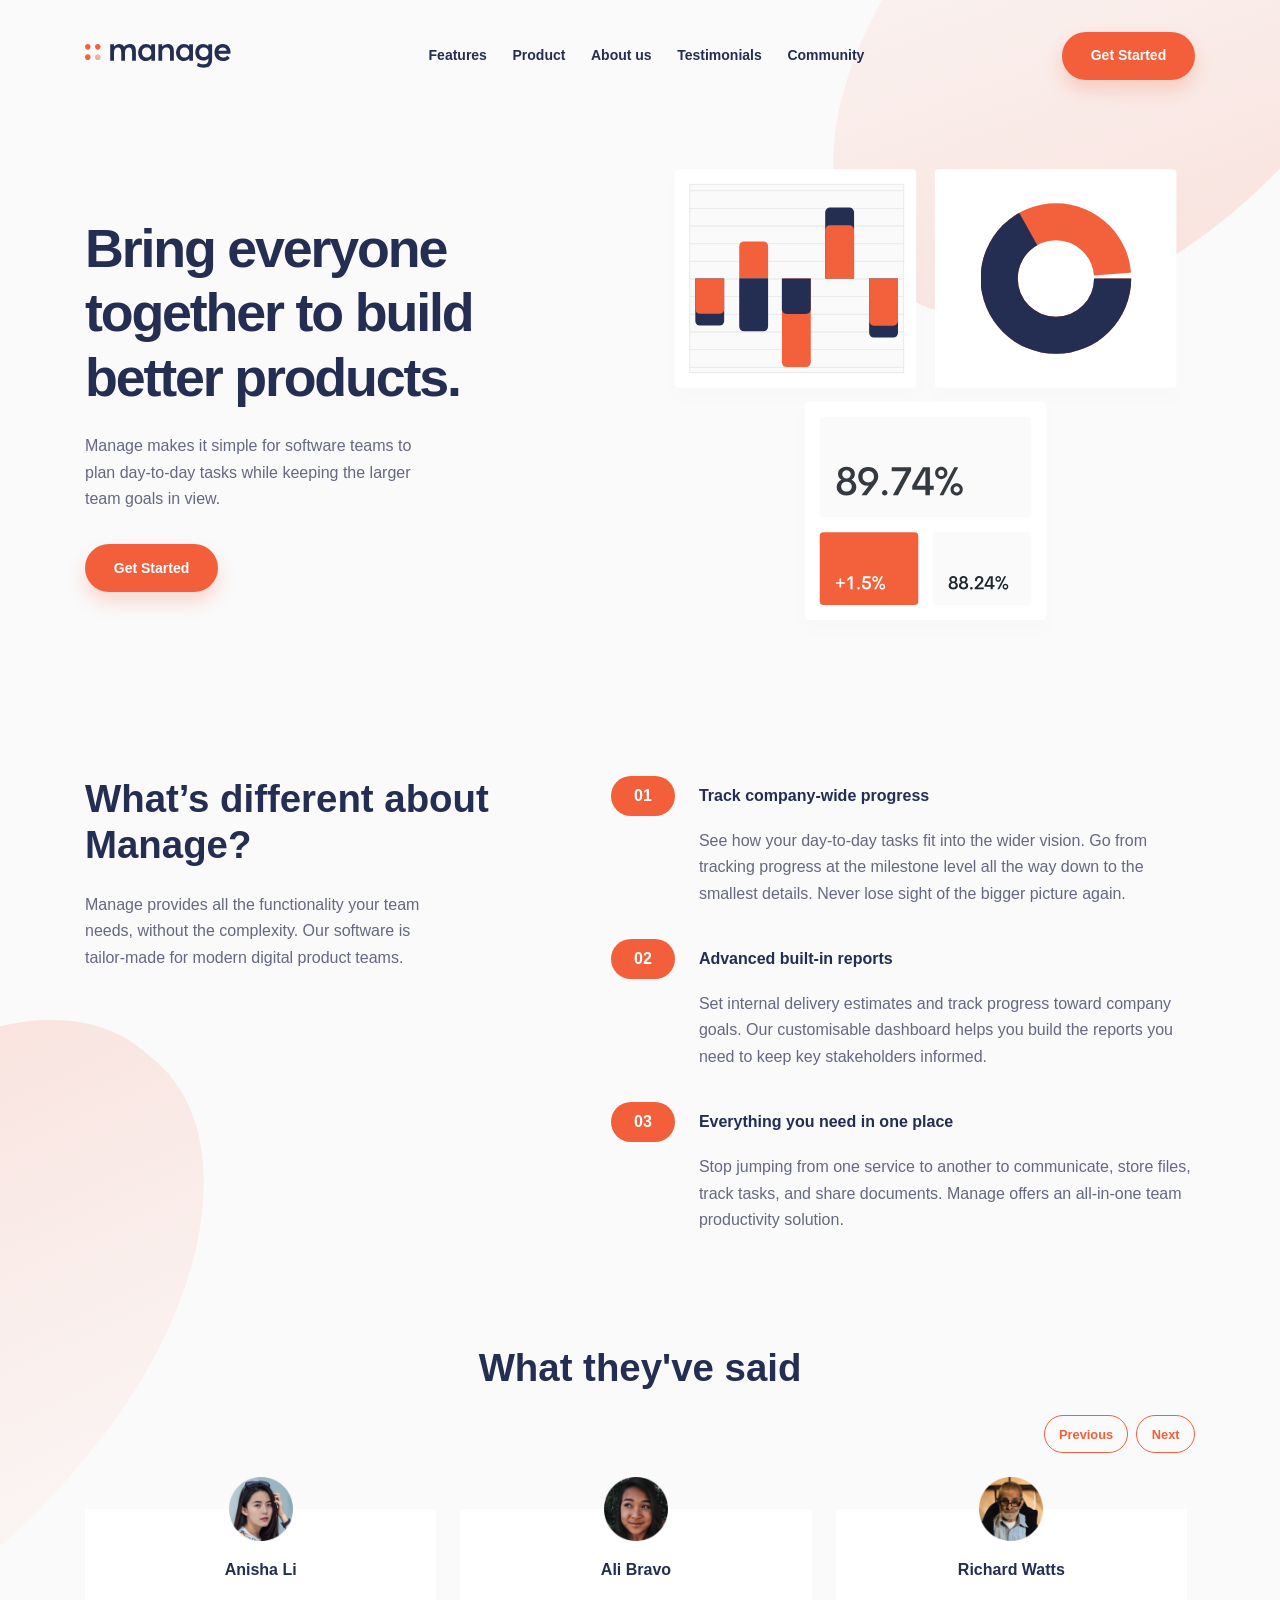
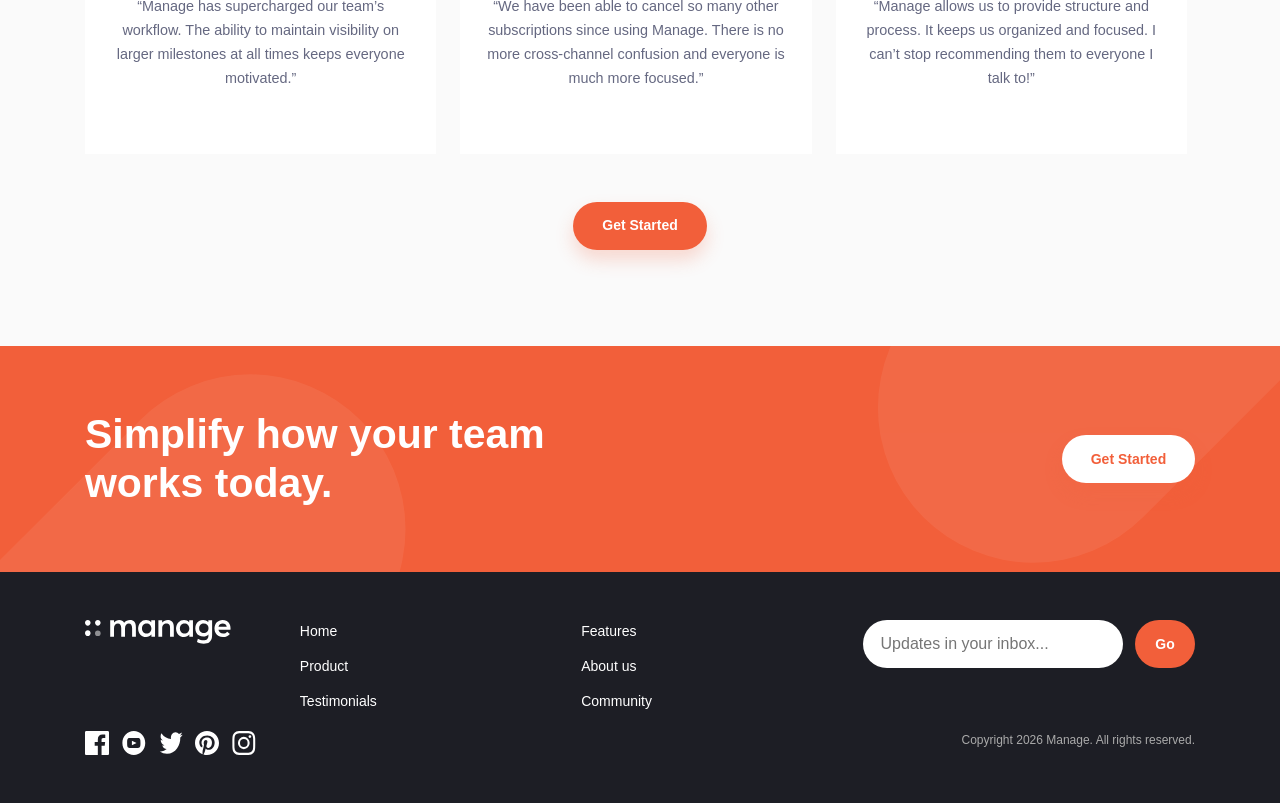
<file: manage-landing-page-master/index.html>
<!DOCTYPE html>
<html lang="en">
<head>
  <meta charset="UTF-8">
  <meta name="viewport" content="width=device-width, initial-scale=1.0">
  <meta name="description" content="Manage makes it simple for software teams to plan everyday tasks and reach their goals.">
  <link rel="icon" type="image/png" sizes="32x32" href="./images/favicon-32x32.png">
  <link rel="stylesheet" href="css/style.css">
  <title>Manage | Build better products together</title>
</head>
<body>
  <div class="background-shape background-shape--top" aria-hidden="true"></div>
  <div class="background-shape background-shape--bottom" aria-hidden="true"></div>

  <header class="site-header" id="top">
    <a class="logo" href="#top" aria-label="Manage home">
      <img src="images/logo.svg" alt="Manage">
    </a>
    <button class="menu-toggle" type="button" aria-expanded="false" aria-controls="primary-navigation" aria-label="Open navigation">
      <img src="images/icon-hamburger.svg" alt="">
    </button>
    <nav class="primary-navigation" id="primary-navigation" aria-label="Main navigation">
      <a href="features.html">Features</a>
      <a href="product.html">Product</a>
      <a href="about.html">About us</a>
      <a href="testimonials.html">Testimonials</a>
      <a href="community.html">Community</a>
    </nav>
    <a class="button button--primary header-cta" href="community.html#community-overview">Get Started</a>
  </header>

  <main>
    <section class="intro section-container" id="product">
      <div class="intro-copy">
        <h1>Bring everyone together to build better products.</h1>
        <p>Manage makes it simple for software teams to plan day-to-day tasks while keeping the larger team goals in view.</p>
        <a class="button button--primary" href="community.html#community-overview">Get Started</a>
      </div>
      <img class="intro-illustration" src="images/illustration-intro.svg" alt="Charts showing a team project coming together">
    </section>

    <section class="features section-container" id="features">
      <div class="features-intro" id="about">
        <h2>What’s different about Manage?</h2>
        <p>Manage provides all the functionality your team needs, without the complexity. Our software is tailor-made for modern digital product teams.</p>
      </div>
      <ol class="feature-list">
        <li class="feature">
          <h3><span class="feature-number">01</span>Track company-wide progress</h3>
          <p>See how your day-to-day tasks fit into the wider vision. Go from tracking progress at the milestone level all the way down to the smallest details. Never lose sight of the bigger picture again.</p>
        </li>
        <li class="feature">
          <h3><span class="feature-number">02</span>Advanced built-in reports</h3>
          <p>Set internal delivery estimates and track progress toward company goals. Our customisable dashboard helps you build the reports you need to keep key stakeholders informed.</p>
        </li>
        <li class="feature">
          <h3><span class="feature-number">03</span>Everything you need in one place</h3>
          <p>Stop jumping from one service to another to communicate, store files, track tasks, and share documents. Manage offers an all-in-one team productivity solution.</p>
        </li>
      </ol>
    </section>

    <section class="testimonials" id="testimonials" aria-labelledby="testimonials-title">
      <h2 id="testimonials-title">What they've said</h2>
      <div class="testimonial-controls">
        <button class="slider-control" type="button" data-direction="-1" aria-label="Previous testimonials">Previous</button>
        <button class="slider-control" type="button" data-direction="1" aria-label="Next testimonials">Next</button>
      </div>
      <div class="testimonial-list" tabindex="0" aria-label="Customer testimonials">
        <article class="testimonial-card">
          <img src="images/avatar-anisha.png" alt="" class="testimonial-avatar">
          <h3>Anisha Li</h3>
          <p>“Manage has supercharged our team’s workflow. The ability to maintain visibility on larger milestones at all times keeps everyone motivated.”</p>
        </article>
        <article class="testimonial-card">
          <img src="images/avatar-ali.png" alt="" class="testimonial-avatar">
          <h3>Ali Bravo</h3>
          <p>“We have been able to cancel so many other subscriptions since using Manage. There is no more cross-channel confusion and everyone is much more focused.”</p>
        </article>
        <article class="testimonial-card">
          <img src="images/avatar-richard.png" alt="" class="testimonial-avatar">
          <h3>Richard Watts</h3>
          <p>“Manage allows us to provide structure and process. It keeps us organized and focused. I can’t stop recommending them to everyone I talk to!”</p>
        </article>
        <article class="testimonial-card">
          <img src="images/avatar-shanai.png" alt="" class="testimonial-avatar">
          <h3>Shanai Gough</h3>
          <p>“Their software allows us to track, manage and collaborate on our projects from anywhere. It keeps the whole team in-sync without being intrusive.”</p>
        </article>
      </div>
      <a class="button button--primary" href="community.html#community-overview">Get Started</a>
    </section>
  </main>

  <footer class="site-footer">
    <div class="footer-banner">
      <h2>Simplify how your team works today.</h2>
      <a class="button button--light" href="community.html#community-overview">Get Started</a>
    </div>
    <div class="footer-content" id="newsletter">
      <a class="footer-logo" href="#top" aria-label="Manage home">
        <img src="images/logo.svg" alt="Manage">
      </a>
      <nav class="social-links" aria-label="Social media">
        <a href="https://www.facebook.com/" aria-label="Facebook" target="_blank" rel="noopener noreferrer"><img src="images/icon-facebook.svg" alt=""></a>
        <a href="https://www.youtube.com/" aria-label="YouTube" target="_blank" rel="noopener noreferrer"><img src="images/icon-youtube.svg" alt=""></a>
        <a href="https://www.twitter.com/" aria-label="X (Twitter)" target="_blank" rel="noopener noreferrer"><img src="images/icon-twitter.svg" alt=""></a>
        <a href="https://www.pinterest.com/" aria-label="Pinterest" target="_blank" rel="noopener noreferrer"><img src="images/icon-pinterest.svg" alt=""></a>
        <a href="https://www.instagram.com/" aria-label="Instagram" target="_blank" rel="noopener noreferrer"><img src="images/icon-instagram.svg" alt=""></a>
      </nav>
      <nav class="footer-navigation" aria-label="Footer navigation">
        <a href="index.html#top">Home</a>
        <a href="features.html">Features</a>
        <a href="product.html">Product</a>
        <a href="about.html">About us</a>
        <a href="testimonials.html">Testimonials</a>
        <a href="community.html">Community</a>
      </nav>
      <form class="newsletter-form" id="newsletter-form">
        <label class="visually-hidden" for="newsletter-email">Email address</label>
        <input id="newsletter-email" name="email" type="email" placeholder="Updates in your inbox..." autocomplete="email" required>
        <button class="button button--primary newsletter-submit" type="submit">Go</button>
        <p class="form-message" id="form-message" aria-live="polite"></p>
      </form>
      <p class="copyright">Copyright <span id="current-year">2026</span> Manage. All rights reserved.</p>
    </div>
  </footer>

  <script src="JS/script.js" defer></script>
</body>
</html>
</file>
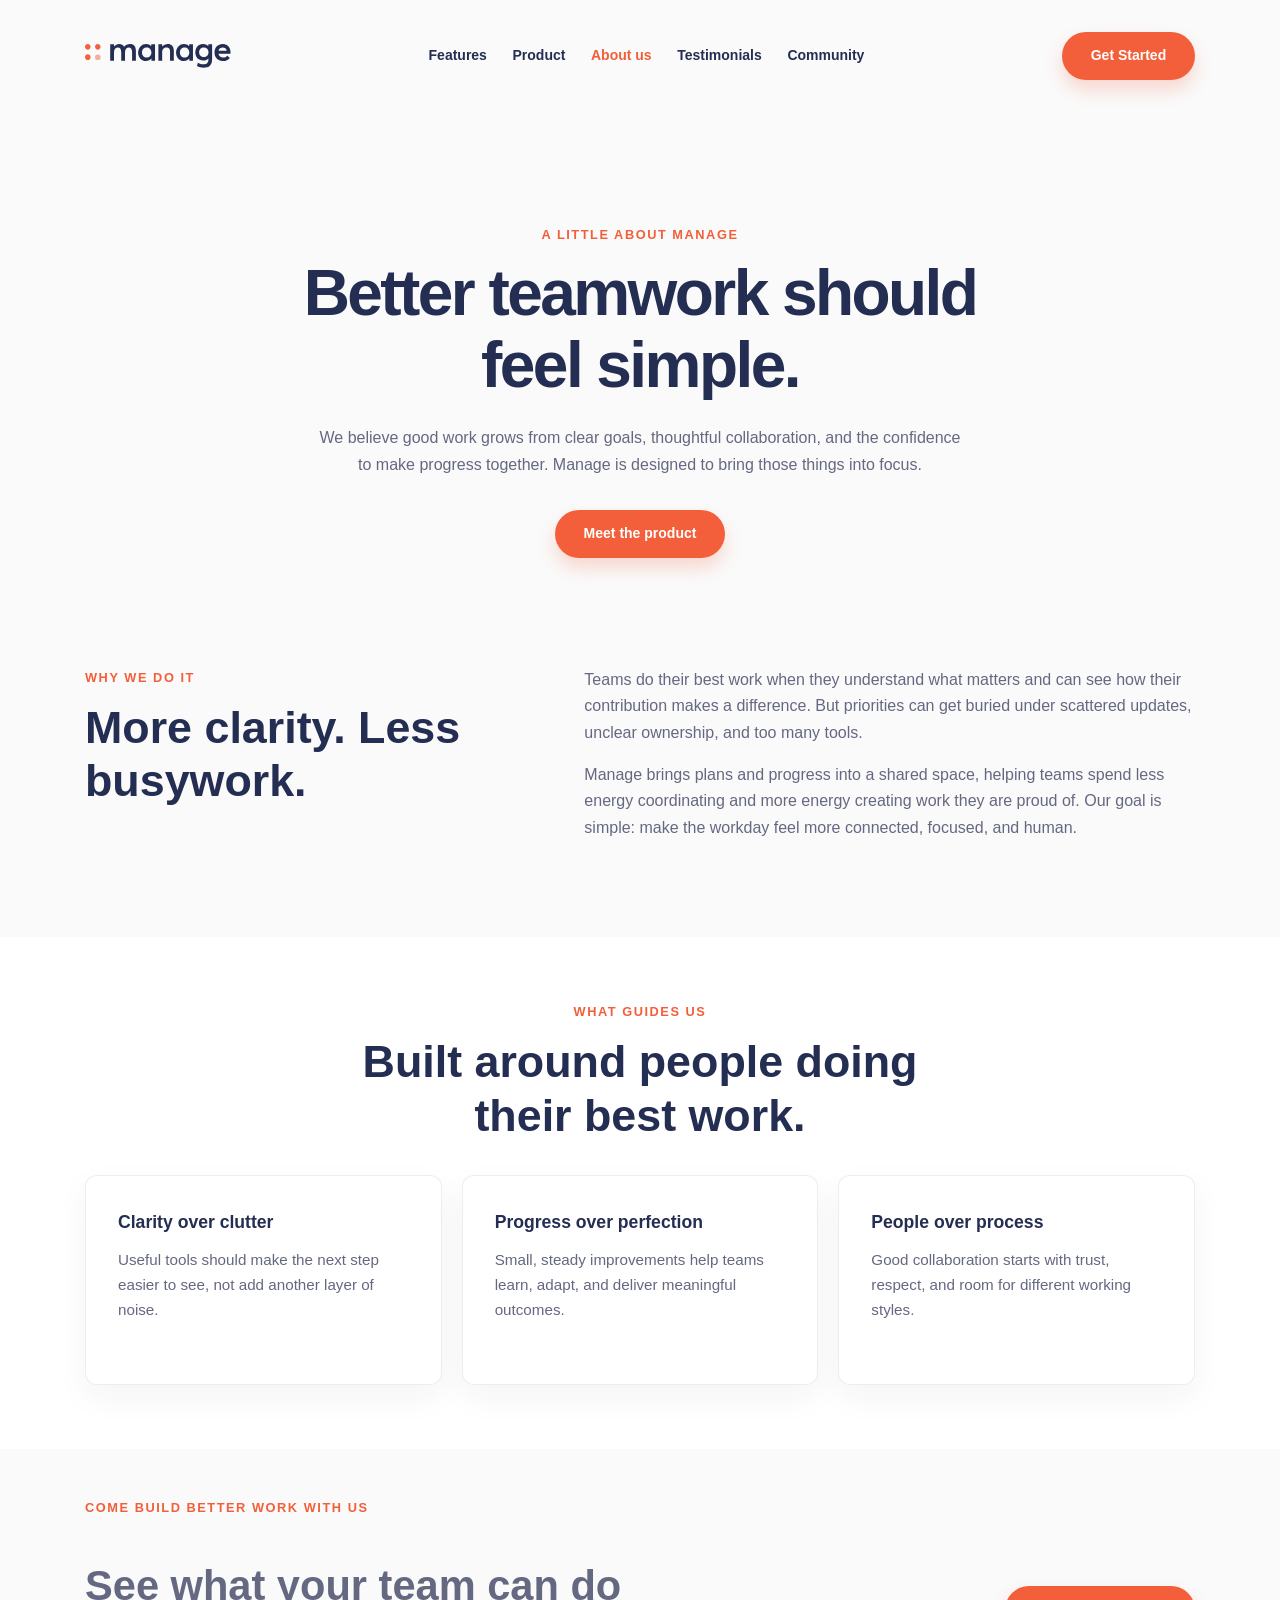
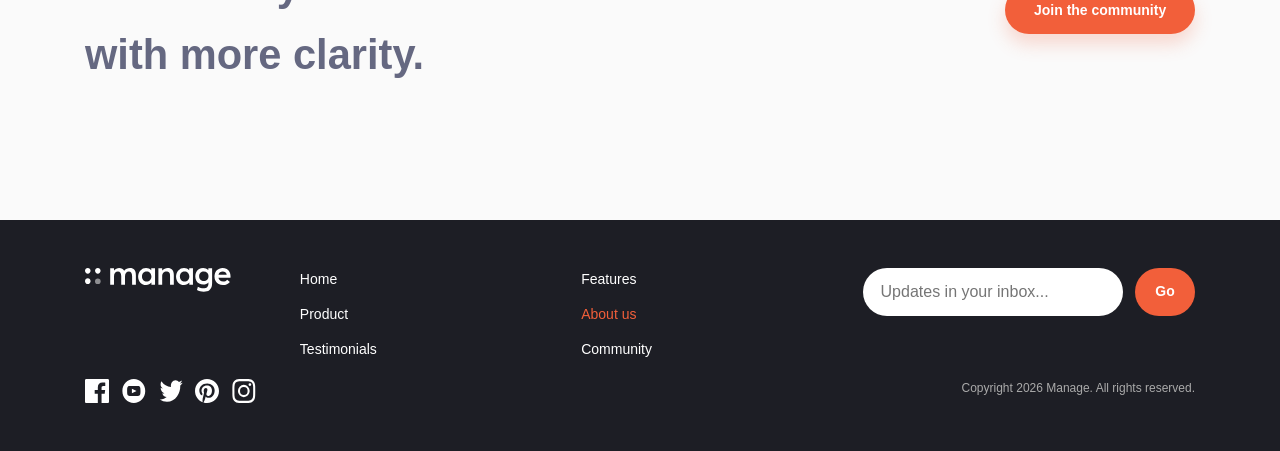
<file: manage-landing-page-master/about.html>
<!DOCTYPE html>
<html lang="en">
<head>
  <meta charset="UTF-8">
  <meta name="viewport" content="width=device-width, initial-scale=1.0">
  <meta name="description" content="Learn about Manage, our approach to better teamwork, and the people behind the product.">
  <link rel="icon" type="image/png" sizes="32x32" href="./images/favicon-32x32.png">
  <link rel="stylesheet" href="css/style.css">
  <title>About us | Manage</title>
</head>
<body>
  <header class="site-header" id="top">
    <a class="logo" href="index.html" aria-label="Manage home"><img src="images/logo.svg" alt="Manage"></a>
    <button class="menu-toggle" type="button" aria-expanded="false" aria-controls="primary-navigation" aria-label="Open navigation"><img src="images/icon-hamburger.svg" alt=""></button>
    <nav class="primary-navigation" id="primary-navigation" aria-label="Main navigation">
      <a href="features.html">Features</a><a href="product.html">Product</a><a href="about.html" aria-current="page">About us</a><a href="testimonials.html">Testimonials</a><a href="community.html">Community</a>
    </nav>
    <a class="button button--primary header-cta" href="community.html#community-overview">Get Started</a>
  </header>
  <main>
    <section class="page-hero section-container">
      <p class="eyebrow">A little about Manage</p>
      <h1>Better teamwork should feel simple.</h1>
      <p>We believe good work grows from clear goals, thoughtful collaboration, and the confidence to make progress together. Manage is designed to bring those things into focus.</p>
      <a class="button button--primary" href="product.html">Meet the product</a>
    </section>
    <section class="page-section section-container about-story">
      <div class="section-heading"><p class="eyebrow">Why we do it</p><h2>More clarity. Less busywork.</h2></div>
      <div class="story-copy"><p>Teams do their best work when they understand what matters and can see how their contribution makes a difference. But priorities can get buried under scattered updates, unclear ownership, and too many tools.</p><p>Manage brings plans and progress into a shared space, helping teams spend less energy coordinating and more energy creating work they are proud of. Our goal is simple: make the workday feel more connected, focused, and human.</p></div>
    </section>
    <section class="values-section">
      <div class="section-container"><div class="section-heading"><p class="eyebrow">What guides us</p><h2>Built around people doing their best work.</h2></div>
        <div class="info-grid info-grid--three">
          <article class="info-card"><h3>Clarity over clutter</h3><p>Useful tools should make the next step easier to see, not add another layer of noise.</p></article>
          <article class="info-card"><h3>Progress over perfection</h3><p>Small, steady improvements help teams learn, adapt, and deliver meaningful outcomes.</p></article>
          <article class="info-card"><h3>People over process</h3><p>Good collaboration starts with trust, respect, and room for different working styles.</p></article>
        </div>
      </div>
    </section>
    <section class="page-section section-container"><div class="page-callout-inner page-callout-inner--plain"><div><p class="eyebrow">Come build better work with us</p><h2>See what your team can do with more clarity.</h2></div><a class="button button--primary" href="community.html#community-overview">Join the community</a></div></section>
  </main>
  <footer class="site-footer">
    <div class="footer-content">
      <a class="footer-logo" href="index.html#top" aria-label="Manage home"><img src="images/logo.svg" alt="Manage"></a>
      <nav class="social-links" aria-label="Social media"><a href="https://www.facebook.com/" aria-label="Facebook" target="_blank" rel="noopener noreferrer"><img src="images/icon-facebook.svg" alt=""></a><a href="https://www.youtube.com/" aria-label="YouTube" target="_blank" rel="noopener noreferrer"><img src="images/icon-youtube.svg" alt=""></a><a href="https://www.twitter.com/" aria-label="X (Twitter)" target="_blank" rel="noopener noreferrer"><img src="images/icon-twitter.svg" alt=""></a><a href="https://www.pinterest.com/" aria-label="Pinterest" target="_blank" rel="noopener noreferrer"><img src="images/icon-pinterest.svg" alt=""></a><a href="https://www.instagram.com/" aria-label="Instagram" target="_blank" rel="noopener noreferrer"><img src="images/icon-instagram.svg" alt=""></a></nav>
      <nav class="footer-navigation" aria-label="Footer navigation"><a href="index.html#top">Home</a><a href="features.html">Features</a><a href="product.html">Product</a><a href="about.html" aria-current="page">About us</a><a href="testimonials.html">Testimonials</a><a href="community.html">Community</a></nav>
      <form class="newsletter-form" id="newsletter-form">
        <label class="visually-hidden" for="newsletter-email">Email address</label><input id="newsletter-email" name="email" type="email" placeholder="Updates in your inbox..." autocomplete="email" required><button class="button button--primary newsletter-submit" type="submit">Go</button><p class="form-message" id="form-message" aria-live="polite"></p>
      </form>
      <p class="copyright">Copyright <span id="current-year">2026</span> Manage. All rights reserved.</p>
    </div>
  </footer>
  <script src="JS/script.js" defer></script>
</body>
</html>
</file>
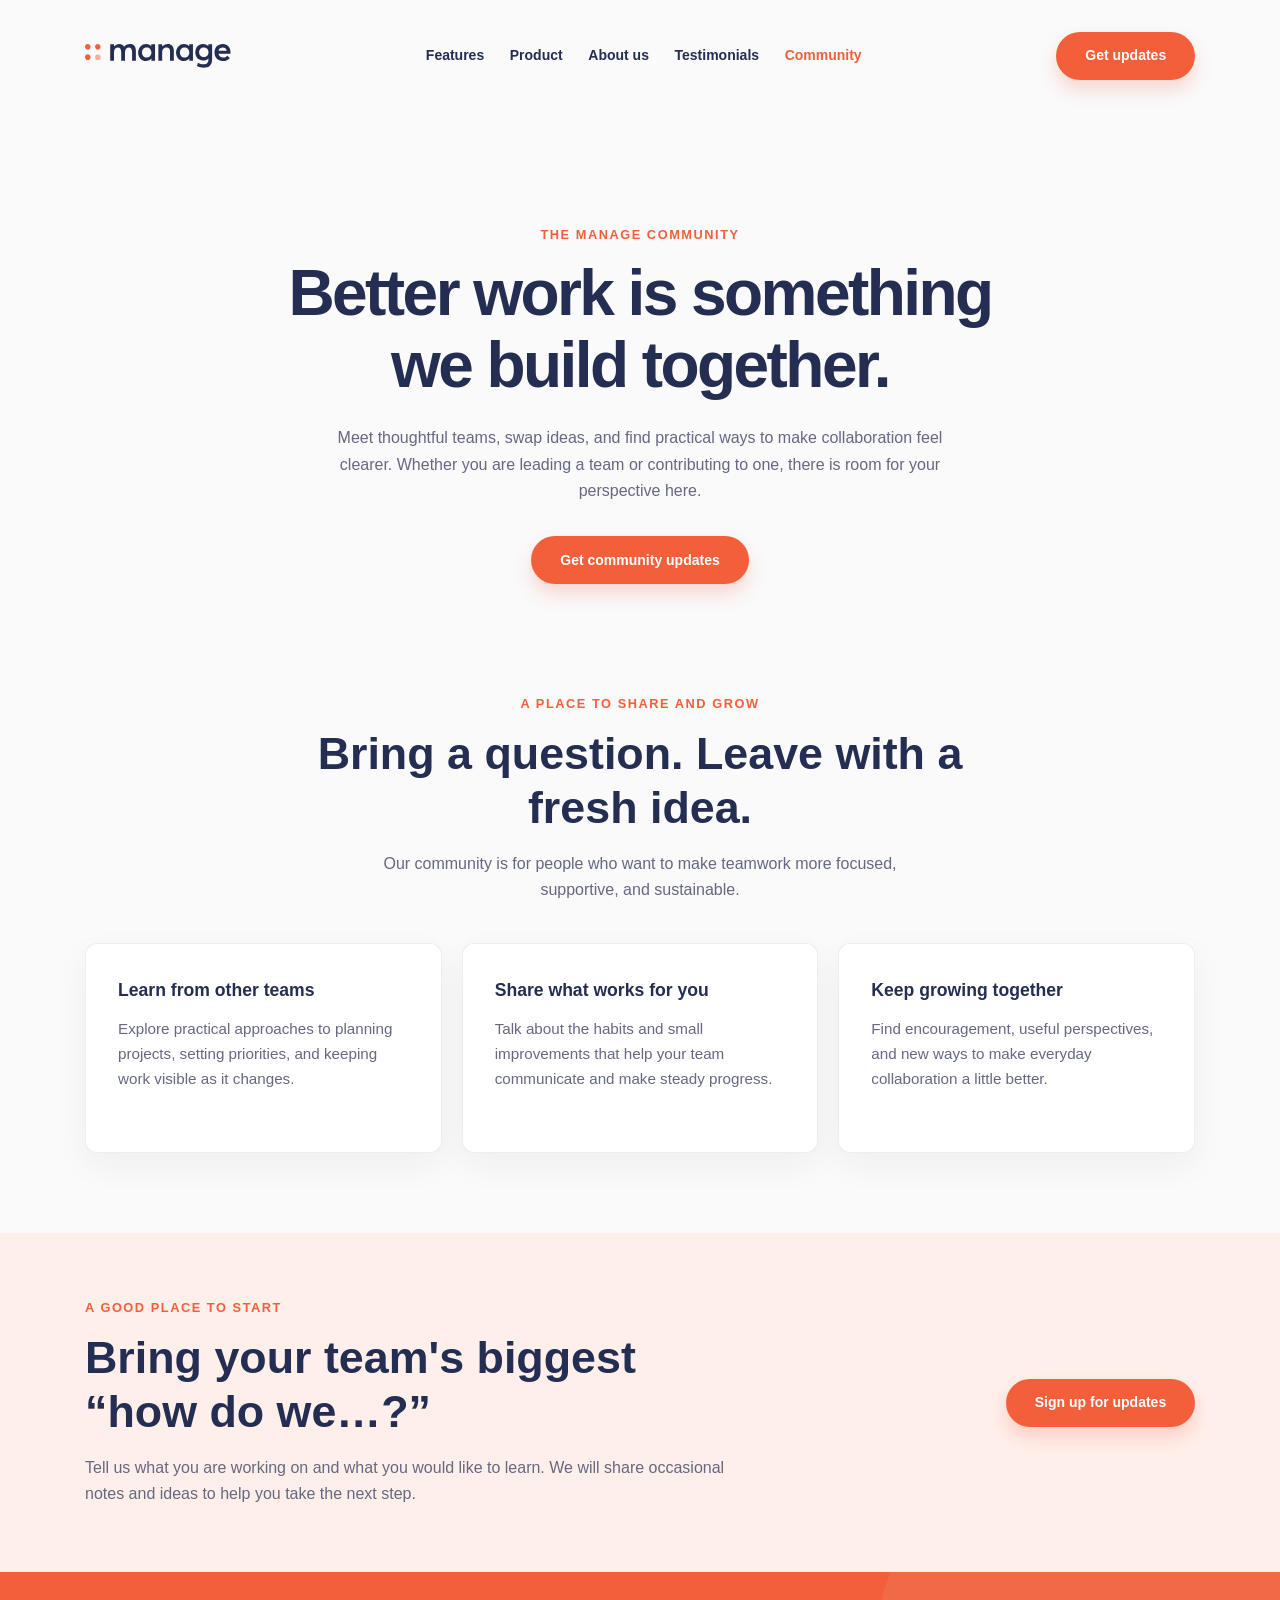
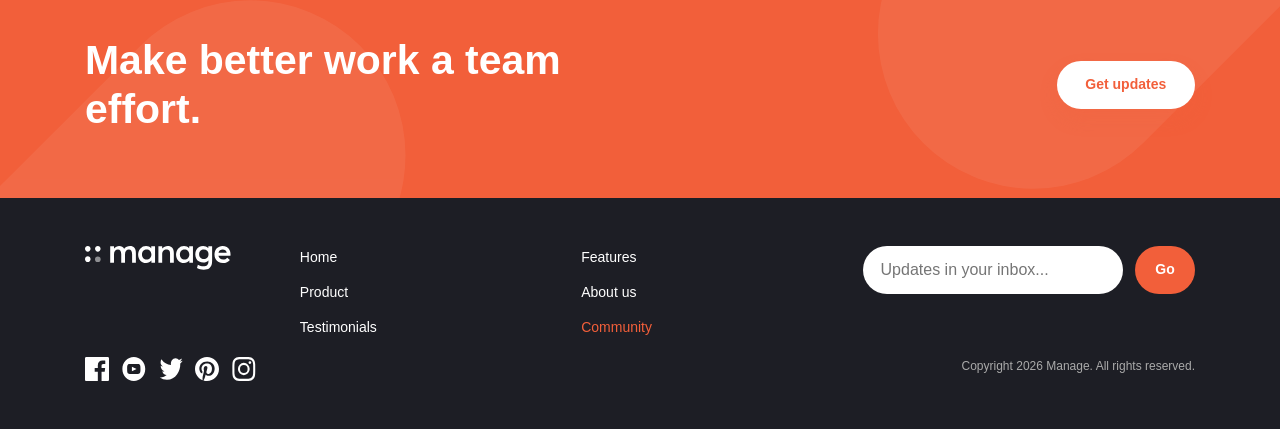
<file: manage-landing-page-master/community.html>
<!DOCTYPE html>
<html lang="en">
<head>
  <meta charset="UTF-8">
  <meta name="viewport" content="width=device-width, initial-scale=1.0">
  <meta name="description" content="Connect with people who care about better teamwork, share what works, and get practical ideas from the Manage community.">
  <link rel="icon" type="image/png" sizes="32x32" href="./images/favicon-32x32.png">
  <link rel="stylesheet" href="css/style.css">
  <title>Community | Manage</title>
</head>
<body>
  <header class="site-header" id="top">
    <a class="logo" href="index.html" aria-label="Manage home"><img src="images/logo.svg" alt="Manage"></a>
    <button class="menu-toggle" type="button" aria-expanded="false" aria-controls="primary-navigation" aria-label="Open navigation"><img src="images/icon-hamburger.svg" alt=""></button>
    <nav class="primary-navigation" id="primary-navigation" aria-label="Main navigation">
      <a href="features.html">Features</a><a href="product.html">Product</a><a href="about.html">About us</a><a href="testimonials.html">Testimonials</a><a href="community.html" aria-current="page">Community</a>
    </nav>
    <a class="button button--primary header-cta" href="#newsletter">Get updates</a>
  </header>
  <main id="community-overview">
    <section class="page-hero section-container">
      <p class="eyebrow">The Manage community</p>
      <h1>Better work is something we build together.</h1>
      <p>Meet thoughtful teams, swap ideas, and find practical ways to make collaboration feel clearer. Whether you are leading a team or contributing to one, there is room for your perspective here.</p>
      <a class="button button--primary" href="#newsletter">Get community updates</a>
    </section>
    <section class="page-section section-container">
      <div class="section-heading"><p class="eyebrow">A place to share and grow</p><h2>Bring a question. Leave with a fresh idea.</h2><p>Our community is for people who want to make teamwork more focused, supportive, and sustainable.</p></div>
      <div class="info-grid info-grid--three">
        <article class="info-card"><h3>Learn from other teams</h3><p>Explore practical approaches to planning projects, setting priorities, and keeping work visible as it changes.</p></article>
        <article class="info-card"><h3>Share what works for you</h3><p>Talk about the habits and small improvements that help your team communicate and make steady progress.</p></article>
        <article class="info-card"><h3>Keep growing together</h3><p>Find encouragement, useful perspectives, and new ways to make everyday collaboration a little better.</p></article>
      </div>
    </section>
    <section class="community-note">
      <div class="section-container community-note-inner"><div><p class="eyebrow">A good place to start</p><h2>Bring your team's biggest “how do we…?”</h2><p>Tell us what you are working on and what you would like to learn. We will share occasional notes and ideas to help you take the next step.</p></div>
        <a class="button button--primary" href="#newsletter">Sign up for updates</a>
      </div>
    </section>
  </main>
  <footer class="site-footer" id="newsletter">
    <div class="footer-banner"><h2>Make better work a team effort.</h2><a class="button button--light" href="#newsletter-form">Get updates</a></div>
    <div class="footer-content">
      <a class="footer-logo" href="index.html#top" aria-label="Manage home"><img src="images/logo.svg" alt="Manage"></a>
      <nav class="social-links" aria-label="Social media"><a href="https://www.facebook.com/" aria-label="Facebook" target="_blank" rel="noopener noreferrer"><img src="images/icon-facebook.svg" alt=""></a><a href="https://www.youtube.com/" aria-label="YouTube" target="_blank" rel="noopener noreferrer"><img src="images/icon-youtube.svg" alt=""></a><a href="https://www.twitter.com/" aria-label="X (Twitter)" target="_blank" rel="noopener noreferrer"><img src="images/icon-twitter.svg" alt=""></a><a href="https://www.pinterest.com/" aria-label="Pinterest" target="_blank" rel="noopener noreferrer"><img src="images/icon-pinterest.svg" alt=""></a><a href="https://www.instagram.com/" aria-label="Instagram" target="_blank" rel="noopener noreferrer"><img src="images/icon-instagram.svg" alt=""></a></nav>
      <nav class="footer-navigation" aria-label="Footer navigation"><a href="index.html#top">Home</a><a href="features.html">Features</a><a href="product.html">Product</a><a href="about.html">About us</a><a href="testimonials.html">Testimonials</a><a href="community.html" aria-current="page">Community</a></nav>
      <form class="newsletter-form" id="newsletter-form">
        <label class="visually-hidden" for="newsletter-email">Email address</label><input id="newsletter-email" name="email" type="email" placeholder="Updates in your inbox..." autocomplete="email" required><button class="button button--primary newsletter-submit" type="submit">Go</button><p class="form-message" id="form-message" aria-live="polite"></p>
      </form>
      <p class="copyright">Copyright <span id="current-year">2026</span> Manage. All rights reserved.</p>
    </div>
  </footer>
  <script src="JS/script.js" defer></script>
</body>
</html>
</file>
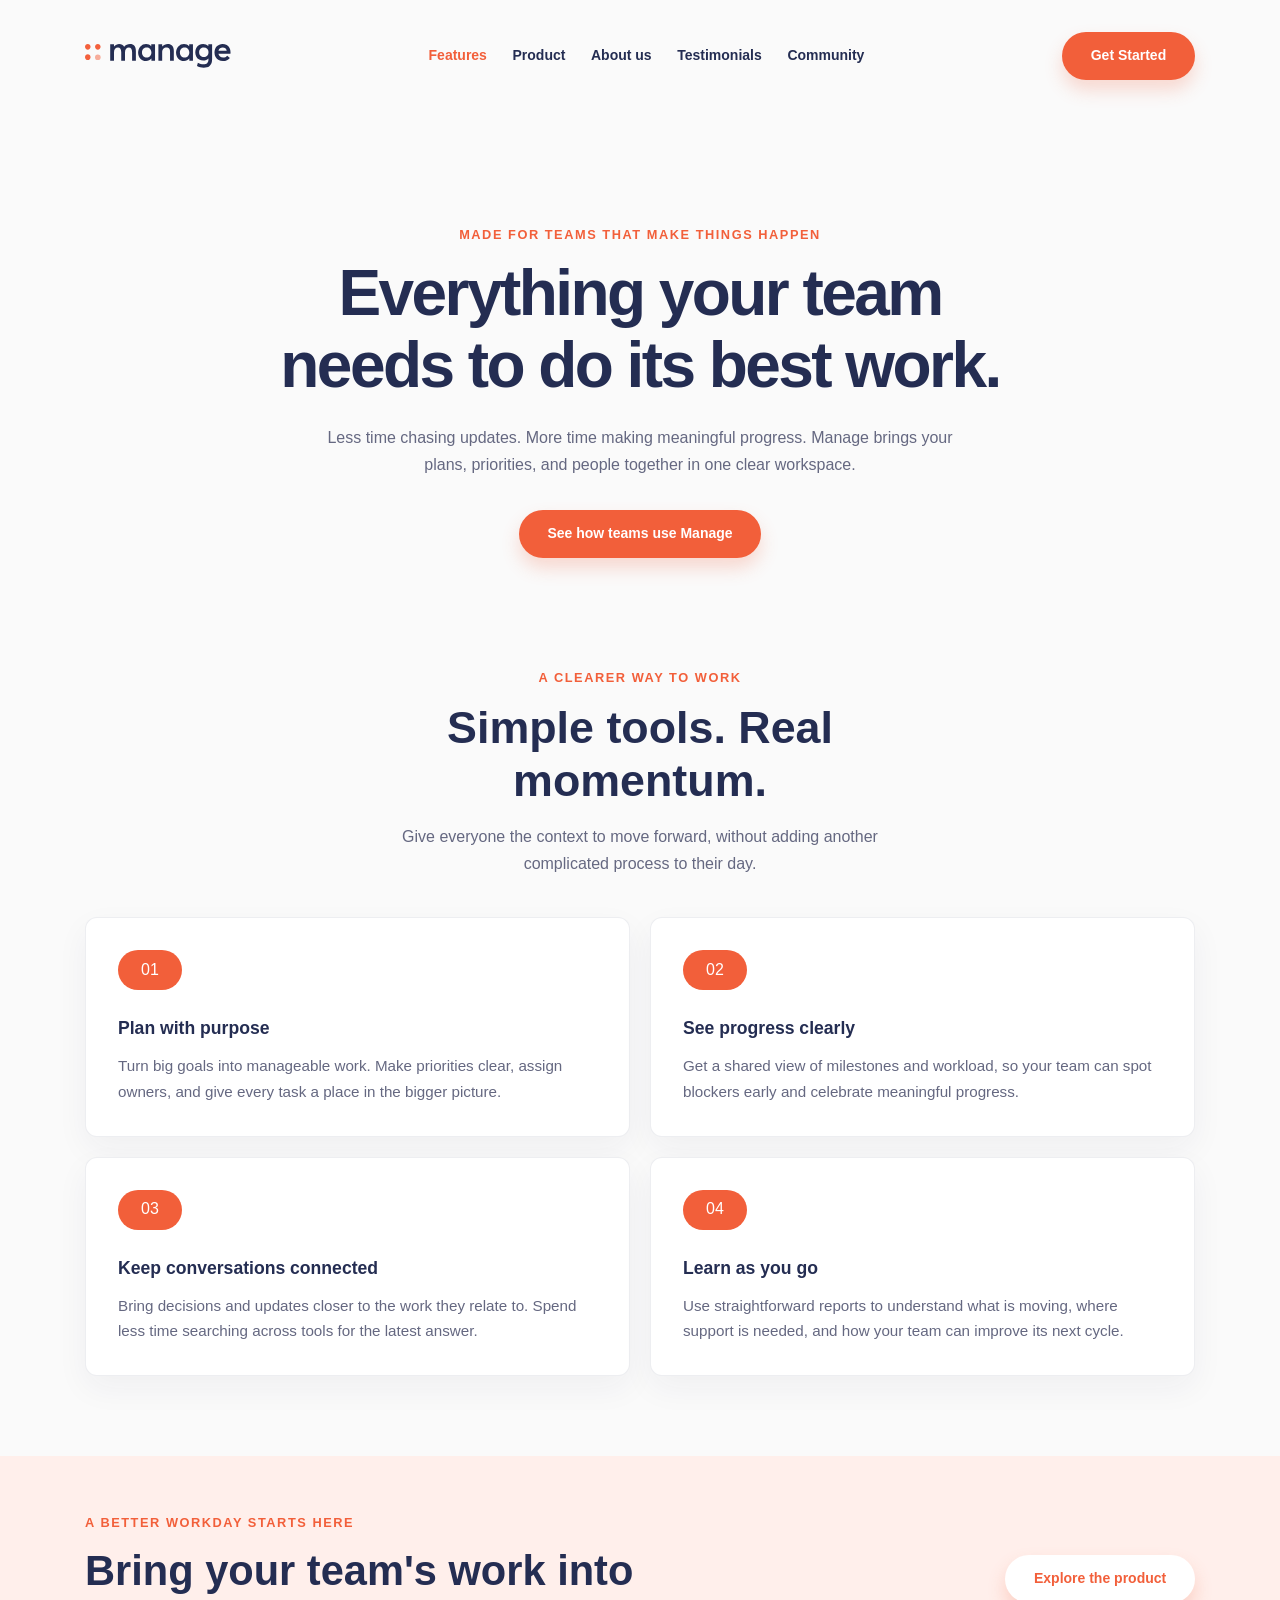
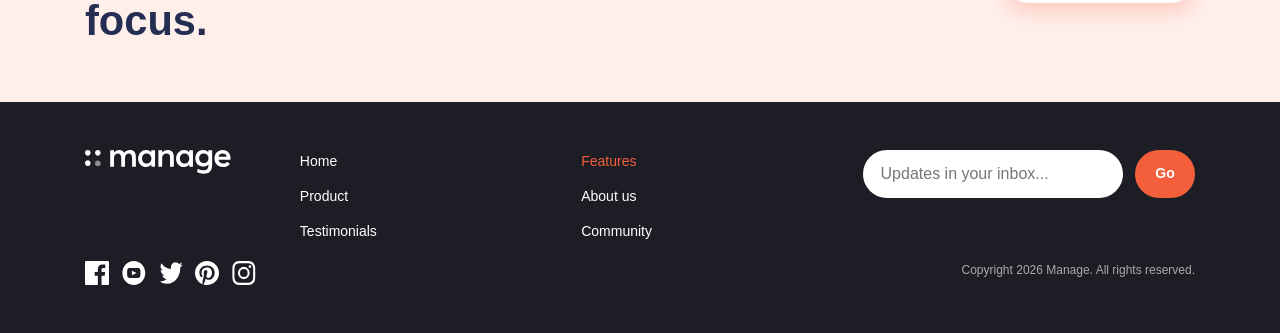
<file: manage-landing-page-master/features.html>
<!DOCTYPE html>
<html lang="en">
<head>
  <meta charset="UTF-8">
  <meta name="viewport" content="width=device-width, initial-scale=1.0">
  <meta name="description" content="Explore the tools that help your team plan, track, and deliver great work with Manage.">
  <link rel="icon" type="image/png" sizes="32x32" href="./images/favicon-32x32.png">
  <link rel="stylesheet" href="css/style.css">
  <title>Features | Manage</title>
</head>
<body>
  <header class="site-header" id="top">
    <a class="logo" href="index.html" aria-label="Manage home"><img src="images/logo.svg" alt="Manage"></a>
    <button class="menu-toggle" type="button" aria-expanded="false" aria-controls="primary-navigation" aria-label="Open navigation"><img src="images/icon-hamburger.svg" alt=""></button>
    <nav class="primary-navigation" id="primary-navigation" aria-label="Main navigation">
      <a href="features.html" aria-current="page">Features</a><a href="product.html">Product</a><a href="about.html">About us</a><a href="testimonials.html">Testimonials</a><a href="community.html">Community</a>
    </nav>
    <a class="button button--primary header-cta" href="community.html#community-overview">Get Started</a>
  </header>
  <main>
    <section class="page-hero section-container">
      <p class="eyebrow">Made for teams that make things happen</p>
      <h1>Everything your team needs to do its best work.</h1>
      <p>Less time chasing updates. More time making meaningful progress. Manage brings your plans, priorities, and people together in one clear workspace.</p>
      <a class="button button--primary" href="community.html#community-overview">See how teams use Manage</a>
    </section>
    <section class="page-section section-container">
      <div class="section-heading">
        <p class="eyebrow">A clearer way to work</p>
        <h2>Simple tools. Real momentum.</h2>
        <p>Give everyone the context to move forward, without adding another complicated process to their day.</p>
      </div>
      <div class="info-grid">
        <article class="info-card"><span class="feature-number">01</span><h3>Plan with purpose</h3><p>Turn big goals into manageable work. Make priorities clear, assign owners, and give every task a place in the bigger picture.</p></article>
        <article class="info-card"><span class="feature-number">02</span><h3>See progress clearly</h3><p>Get a shared view of milestones and workload, so your team can spot blockers early and celebrate meaningful progress.</p></article>
        <article class="info-card"><span class="feature-number">03</span><h3>Keep conversations connected</h3><p>Bring decisions and updates closer to the work they relate to. Spend less time searching across tools for the latest answer.</p></article>
        <article class="info-card"><span class="feature-number">04</span><h3>Learn as you go</h3><p>Use straightforward reports to understand what is moving, where support is needed, and how your team can improve its next cycle.</p></article>
      </div>
    </section>
    <section class="page-callout">
      <div class="section-container page-callout-inner"><div><p class="eyebrow">A better workday starts here</p><h2>Bring your team's work into focus.</h2></div><a class="button button--light" href="product.html">Explore the product</a></div>
    </section>
  </main>
  <footer class="site-footer">
    <div class="footer-content">
      <a class="footer-logo" href="index.html#top" aria-label="Manage home"><img src="images/logo.svg" alt="Manage"></a>
      <nav class="social-links" aria-label="Social media">
        <a href="https://www.facebook.com/" aria-label="Facebook" target="_blank" rel="noopener noreferrer"><img src="images/icon-facebook.svg" alt=""></a><a href="https://www.youtube.com/" aria-label="YouTube" target="_blank" rel="noopener noreferrer"><img src="images/icon-youtube.svg" alt=""></a><a href="https://www.twitter.com/" aria-label="X (Twitter)" target="_blank" rel="noopener noreferrer"><img src="images/icon-twitter.svg" alt=""></a><a href="https://www.pinterest.com/" aria-label="Pinterest" target="_blank" rel="noopener noreferrer"><img src="images/icon-pinterest.svg" alt=""></a><a href="https://www.instagram.com/" aria-label="Instagram" target="_blank" rel="noopener noreferrer"><img src="images/icon-instagram.svg" alt=""></a>
      </nav>
      <nav class="footer-navigation" aria-label="Footer navigation">
        <a href="index.html#top">Home</a><a href="features.html" aria-current="page">Features</a><a href="product.html">Product</a><a href="about.html">About us</a><a href="testimonials.html">Testimonials</a><a href="community.html">Community</a>
      </nav>
      <form class="newsletter-form" id="newsletter-form">
        <label class="visually-hidden" for="newsletter-email">Email address</label><input id="newsletter-email" name="email" type="email" placeholder="Updates in your inbox..." autocomplete="email" required><button class="button button--primary newsletter-submit" type="submit">Go</button><p class="form-message" id="form-message" aria-live="polite"></p>
      </form>
      <p class="copyright">Copyright <span id="current-year">2026</span> Manage. All rights reserved.</p>
    </div>
  </footer>
  <script src="JS/script.js" defer></script>
</body>
</html>
</file>
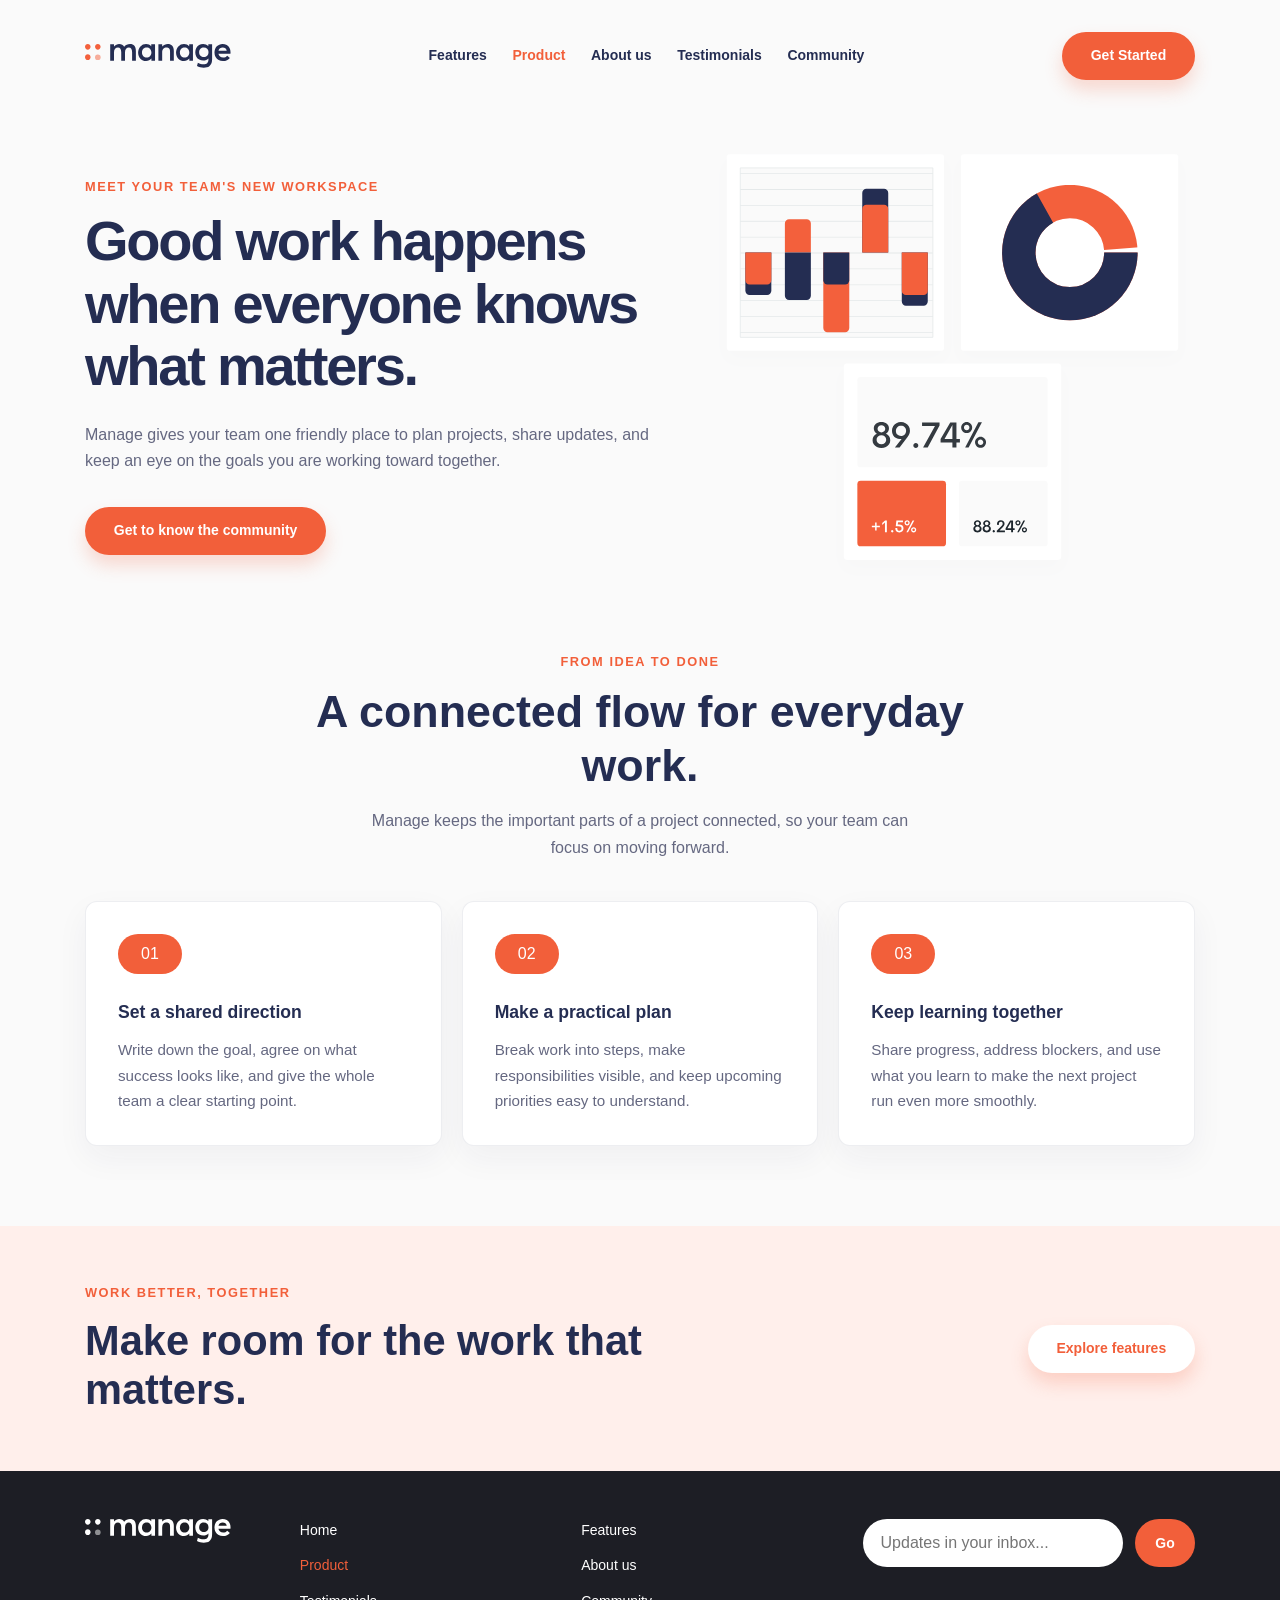
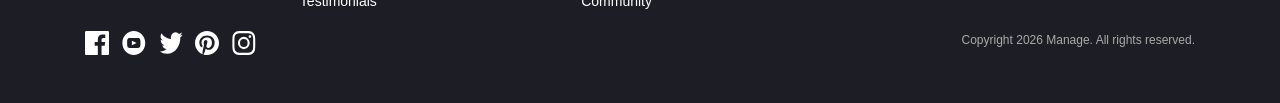
<file: manage-landing-page-master/product.html>
<!DOCTYPE html>
<html lang="en">
<head>
  <meta charset="UTF-8">
  <meta name="viewport" content="width=device-width, initial-scale=1.0">
  <meta name="description" content="Meet Manage: a calmer, clearer workspace for planning projects and helping teams do their best work.">
  <link rel="icon" type="image/png" sizes="32x32" href="./images/favicon-32x32.png">
  <link rel="stylesheet" href="css/style.css">
  <title>Product | Manage</title>
</head>
<body>
  <header class="site-header" id="top">
    <a class="logo" href="index.html" aria-label="Manage home"><img src="images/logo.svg" alt="Manage"></a>
    <button class="menu-toggle" type="button" aria-expanded="false" aria-controls="primary-navigation" aria-label="Open navigation"><img src="images/icon-hamburger.svg" alt=""></button>
    <nav class="primary-navigation" id="primary-navigation" aria-label="Main navigation">
      <a href="features.html">Features</a><a href="product.html" aria-current="page">Product</a><a href="about.html">About us</a><a href="testimonials.html">Testimonials</a><a href="community.html">Community</a>
    </nav>
    <a class="button button--primary header-cta" href="community.html#community-overview">Get Started</a>
  </header>
  <main>
    <section class="product-hero section-container">
      <div class="page-hero product-copy">
        <p class="eyebrow">Meet your team's new workspace</p>
        <h1>Good work happens when everyone knows what matters.</h1>
        <p>Manage gives your team one friendly place to plan projects, share updates, and keep an eye on the goals you are working toward together.</p>
        <a class="button button--primary" href="community.html#community-overview">Get to know the community</a>
      </div>
      <img class="intro-illustration" src="images/illustration-intro.svg" alt="A snapshot of team progress and project planning">
    </section>
    <section class="page-section section-container">
      <div class="section-heading"><p class="eyebrow">From idea to done</p><h2>A connected flow for everyday work.</h2><p>Manage keeps the important parts of a project connected, so your team can focus on moving forward.</p></div>
      <div class="info-grid info-grid--three">
        <article class="info-card"><span class="feature-number">01</span><h3>Set a shared direction</h3><p>Write down the goal, agree on what success looks like, and give the whole team a clear starting point.</p></article>
        <article class="info-card"><span class="feature-number">02</span><h3>Make a practical plan</h3><p>Break work into steps, make responsibilities visible, and keep upcoming priorities easy to understand.</p></article>
        <article class="info-card"><span class="feature-number">03</span><h3>Keep learning together</h3><p>Share progress, address blockers, and use what you learn to make the next project run even more smoothly.</p></article>
      </div>
    </section>
    <section class="page-callout"><div class="section-container page-callout-inner"><div><p class="eyebrow">Work better, together</p><h2>Make room for the work that matters.</h2></div><a class="button button--light" href="features.html">Explore features</a></div></section>
  </main>
  <footer class="site-footer">
    <div class="footer-content">
      <a class="footer-logo" href="index.html#top" aria-label="Manage home"><img src="images/logo.svg" alt="Manage"></a>
      <nav class="social-links" aria-label="Social media"><a href="https://www.facebook.com/" aria-label="Facebook" target="_blank" rel="noopener noreferrer"><img src="images/icon-facebook.svg" alt=""></a><a href="https://www.youtube.com/" aria-label="YouTube" target="_blank" rel="noopener noreferrer"><img src="images/icon-youtube.svg" alt=""></a><a href="https://www.twitter.com/" aria-label="X (Twitter)" target="_blank" rel="noopener noreferrer"><img src="images/icon-twitter.svg" alt=""></a><a href="https://www.pinterest.com/" aria-label="Pinterest" target="_blank" rel="noopener noreferrer"><img src="images/icon-pinterest.svg" alt=""></a><a href="https://www.instagram.com/" aria-label="Instagram" target="_blank" rel="noopener noreferrer"><img src="images/icon-instagram.svg" alt=""></a></nav>
      <nav class="footer-navigation" aria-label="Footer navigation"><a href="index.html#top">Home</a><a href="features.html">Features</a><a href="product.html" aria-current="page">Product</a><a href="about.html">About us</a><a href="testimonials.html">Testimonials</a><a href="community.html">Community</a></nav>
      <form class="newsletter-form" id="newsletter-form">
        <label class="visually-hidden" for="newsletter-email">Email address</label><input id="newsletter-email" name="email" type="email" placeholder="Updates in your inbox..." autocomplete="email" required><button class="button button--primary newsletter-submit" type="submit">Go</button><p class="form-message" id="form-message" aria-live="polite"></p>
      </form>
      <p class="copyright">Copyright <span id="current-year">2026</span> Manage. All rights reserved.</p>
    </div>
  </footer>
  <script src="JS/script.js" defer></script>
</body>
</html>
</file>
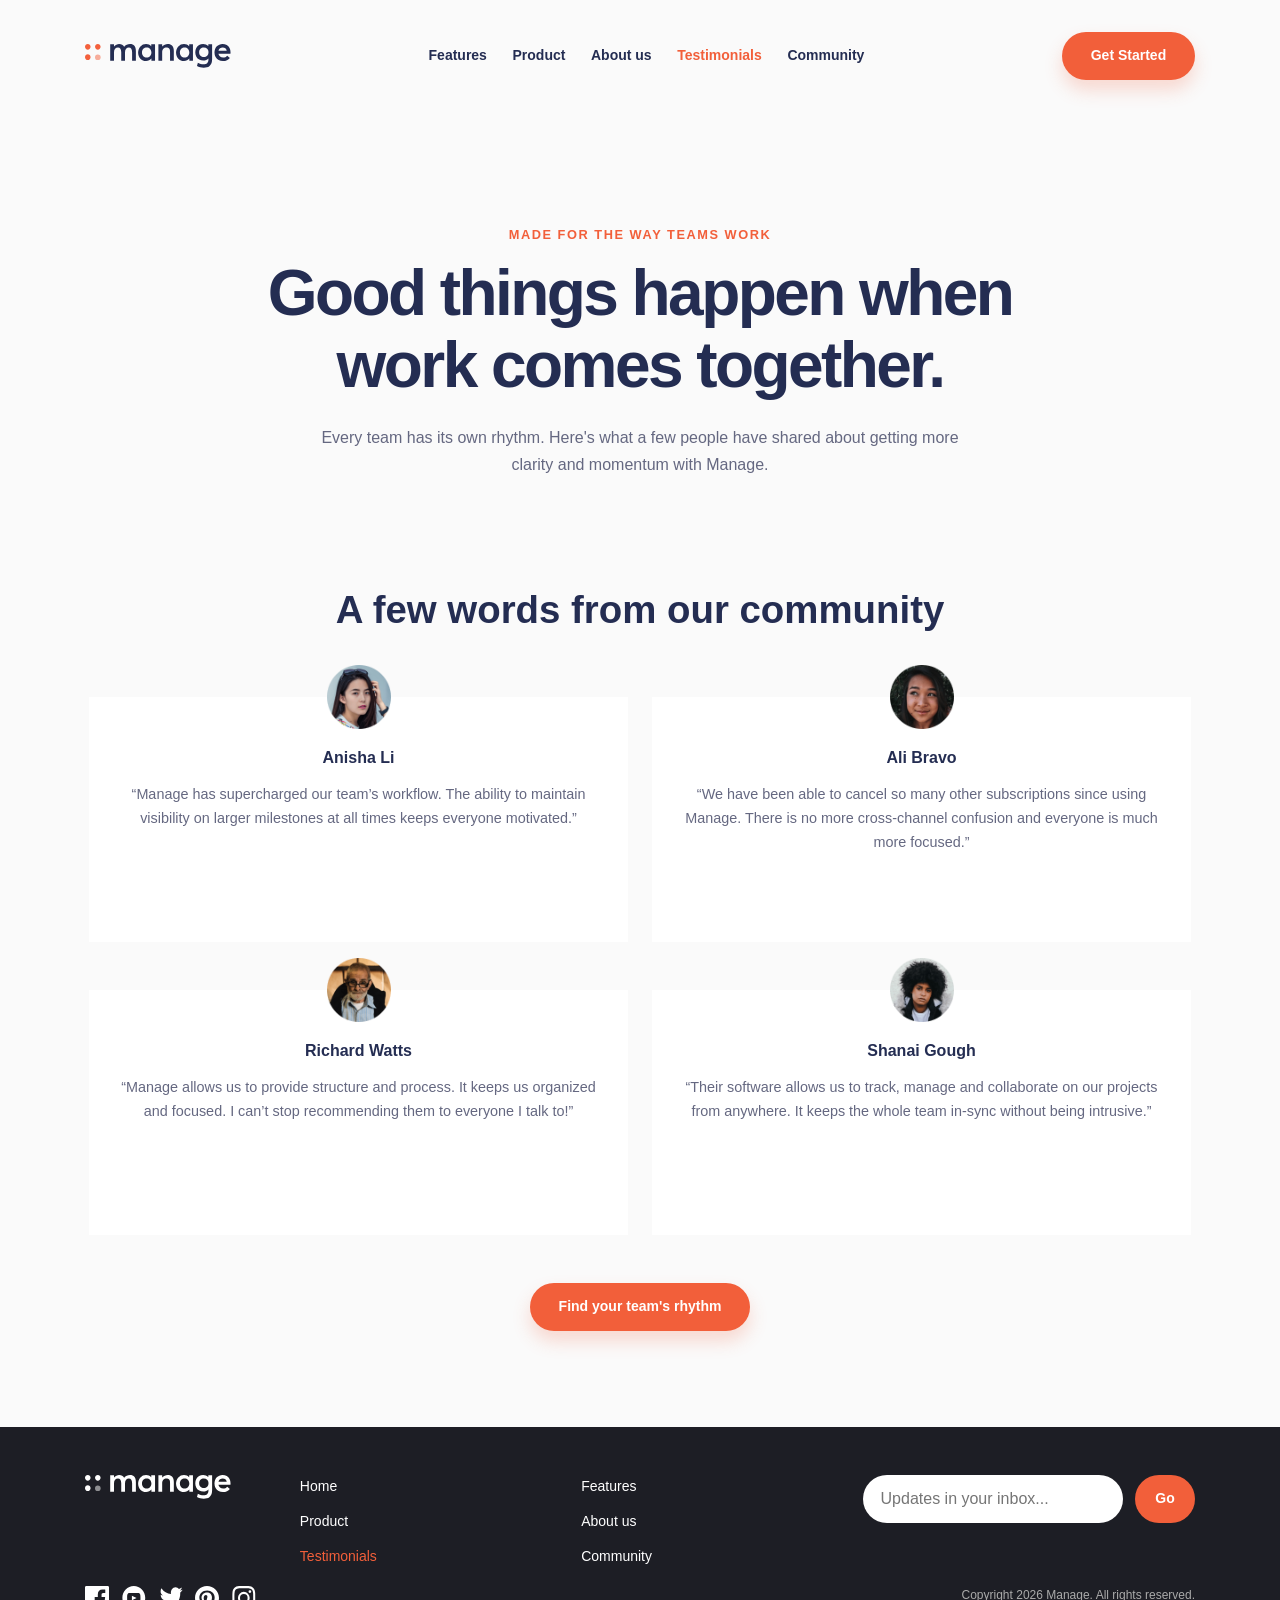
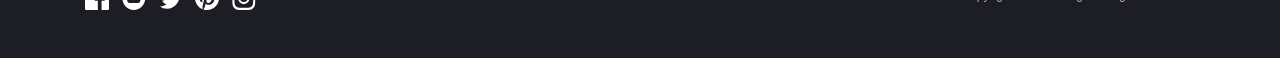
<file: manage-landing-page-master/testimonials.html>
<!DOCTYPE html>
<html lang="en">
<head>
  <meta charset="UTF-8">
  <meta name="viewport" content="width=device-width, initial-scale=1.0">
  <meta name="description" content="Read how teams use Manage to stay focused, connected, and moving toward their goals.">
  <link rel="icon" type="image/png" sizes="32x32" href="./images/favicon-32x32.png">
  <link rel="stylesheet" href="css/style.css">
  <title>Testimonials | Manage</title>
</head>
<body>
  <header class="site-header" id="top">
    <a class="logo" href="index.html" aria-label="Manage home"><img src="images/logo.svg" alt="Manage"></a>
    <button class="menu-toggle" type="button" aria-expanded="false" aria-controls="primary-navigation" aria-label="Open navigation"><img src="images/icon-hamburger.svg" alt=""></button>
    <nav class="primary-navigation" id="primary-navigation" aria-label="Main navigation">
      <a href="features.html">Features</a><a href="product.html">Product</a><a href="about.html">About us</a><a href="testimonials.html" aria-current="page">Testimonials</a><a href="community.html">Community</a>
    </nav>
    <a class="button button--primary header-cta" href="community.html#community-overview">Get Started</a>
  </header>
  <main>
    <section class="page-hero section-container">
      <p class="eyebrow">Made for the way teams work</p>
      <h1>Good things happen when work comes together.</h1>
      <p>Every team has its own rhythm. Here's what a few people have shared about getting more clarity and momentum with Manage.</p>
    </section>
    <section class="testimonials testimonials-page" id="testimonials" aria-labelledby="testimonials-title">
      <h2 id="testimonials-title">A few words from our community</h2>
      <div class="testimonial-list" tabindex="0" aria-label="Customer testimonials">
        <article class="testimonial-card"><img src="images/avatar-anisha.png" alt="" class="testimonial-avatar"><h3>Anisha Li</h3><p>“Manage has supercharged our team’s workflow. The ability to maintain visibility on larger milestones at all times keeps everyone motivated.”</p></article>
        <article class="testimonial-card"><img src="images/avatar-ali.png" alt="" class="testimonial-avatar"><h3>Ali Bravo</h3><p>“We have been able to cancel so many other subscriptions since using Manage. There is no more cross-channel confusion and everyone is much more focused.”</p></article>
        <article class="testimonial-card"><img src="images/avatar-richard.png" alt="" class="testimonial-avatar"><h3>Richard Watts</h3><p>“Manage allows us to provide structure and process. It keeps us organized and focused. I can’t stop recommending them to everyone I talk to!”</p></article>
        <article class="testimonial-card"><img src="images/avatar-shanai.png" alt="" class="testimonial-avatar"><h3>Shanai Gough</h3><p>“Their software allows us to track, manage and collaborate on our projects from anywhere. It keeps the whole team in-sync without being intrusive.”</p></article>
      </div>
      <a class="button button--primary" href="community.html#community-overview">Find your team's rhythm</a>
    </section>
  </main>
  <footer class="site-footer">
    <div class="footer-content">
      <a class="footer-logo" href="index.html#top" aria-label="Manage home"><img src="images/logo.svg" alt="Manage"></a>
      <nav class="social-links" aria-label="Social media"><a href="https://www.facebook.com/" aria-label="Facebook" target="_blank" rel="noopener noreferrer"><img src="images/icon-facebook.svg" alt=""></a><a href="https://www.youtube.com/" aria-label="YouTube" target="_blank" rel="noopener noreferrer"><img src="images/icon-youtube.svg" alt=""></a><a href="https://www.twitter.com/" aria-label="X (Twitter)" target="_blank" rel="noopener noreferrer"><img src="images/icon-twitter.svg" alt=""></a><a href="https://www.pinterest.com/" aria-label="Pinterest" target="_blank" rel="noopener noreferrer"><img src="images/icon-pinterest.svg" alt=""></a><a href="https://www.instagram.com/" aria-label="Instagram" target="_blank" rel="noopener noreferrer"><img src="images/icon-instagram.svg" alt=""></a></nav>
      <nav class="footer-navigation" aria-label="Footer navigation"><a href="index.html#top">Home</a><a href="features.html">Features</a><a href="product.html">Product</a><a href="about.html">About us</a><a href="testimonials.html" aria-current="page">Testimonials</a><a href="community.html">Community</a></nav>
      <form class="newsletter-form" id="newsletter-form">
        <label class="visually-hidden" for="newsletter-email">Email address</label><input id="newsletter-email" name="email" type="email" placeholder="Updates in your inbox..." autocomplete="email" required><button class="button button--primary newsletter-submit" type="submit">Go</button><p class="form-message" id="form-message" aria-live="polite"></p>
      </form>
      <p class="copyright">Copyright <span id="current-year">2026</span> Manage. All rights reserved.</p>
    </div>
  </footer>
  <script src="JS/script.js" defer></script>
</body>
</html>
</file>
<file: manage-landing-page-master/css/style.css>
:root {
  color-scheme: light;
  --orange: hsl(12, 88%, 59%);
  --orange-light: hsl(13, 100%, 96%);
  --navy: hsl(228, 39%, 23%);
  --gray: hsl(233, 12%, 45%);
  --pale: hsl(0, 0%, 98%);
  --dark: hsl(233, 12%, 13%);
  --content-width: 1110px;
}

* {
  box-sizing: border-box;
}

html {
  overflow-x: clip;
  scroll-behavior: smooth;
  scroll-padding-top: 2rem;
}

body {
  position: relative;
  margin: 0;
  overflow-x: hidden;
  background: var(--pale);
  color: var(--gray);
  font-family: "Be Vietnam Pro", Arial, sans-serif;
  font-size: 1rem;
  line-height: 1.65;
}

button,
input {
  font: inherit;
}

a {
  color: inherit;
}

a:focus-visible,
button:focus-visible,
input:focus-visible,
.testimonial-list:focus-visible {
  outline: 3px solid var(--orange);
  outline-offset: 4px;
}

.background-shape {
  position: absolute;
  z-index: -1;
  width: min(56vw, 760px);
  height: 420px;
  border-radius: 48%;
  background: linear-gradient(25deg, rgba(245, 51, 7, 0.13), rgba(255, 222, 215, 0.04));
  pointer-events: none;
}

.background-shape--top {
  top: -190px;
  right: -210px;
  transform: rotate(-45deg);
}

.background-shape--bottom {
  top: 1120px;
  left: -440px;
  transform: rotate(130deg);
}

.section-container,
.site-header {
  width: min(var(--content-width), calc(100% - 3rem));
  margin-inline: auto;
}

.site-header {
  position: relative;
  z-index: 5;
  display: flex;
  align-items: center;
  justify-content: space-between;
  min-height: 112px;
}

.logo,
.footer-logo {
  display: inline-flex;
  flex-shrink: 0;
}

.logo img,
.footer-logo img {
  display: block;
  width: 146px;
  height: auto;
}

.primary-navigation {
  display: flex;
  align-items: center;
  gap: clamp(1rem, 2vw, 2rem);
}

.primary-navigation a,
.footer-navigation a {
  color: var(--navy);
  font-size: 0.875rem;
  font-weight: 700;
  text-decoration: none;
  transition: color 160ms ease;
}

.primary-navigation a:hover,
.footer-navigation a:hover {
  color: var(--orange);
}

.menu-toggle {
  display: none;
  border: 0;
  background: transparent;
  cursor: pointer;
}

.menu-toggle img {
  display: block;
  width: 25px;
}

.button {
  display: inline-flex;
  min-height: 48px;
  align-items: center;
  justify-content: center;
  padding: 0.7rem 1.8rem;
  border: 0;
  border-radius: 999px;
  box-shadow: 0 10px 18px rgba(242, 95, 58, 0.22);
  cursor: pointer;
  font-size: 0.875rem;
  font-weight: 700;
  text-decoration: none;
  transition: background-color 160ms ease, color 160ms ease, transform 160ms ease;
}

.button:hover {
  transform: translateY(-1px);
}

.button--primary {
  background: var(--orange);
  color: white;
}

.button--primary:hover {
  background: hsl(12, 88%, 70%);
}

.button--light {
  background: white;
  color: var(--orange);
}

.button--light:hover {
  color: hsl(12, 88%, 70%);
}

.intro {
  display: grid;
  grid-template-columns: 1fr 1fr;
  align-items: center;
  gap: 2rem;
  padding-block: 3rem 6rem;
}

.intro-copy {
  max-width: 470px;
}

.intro h1,
.features h2,
.testimonials > h2,
.footer-banner h2 {
  margin: 0;
  color: var(--navy);
  font-weight: 700;
  line-height: 1.2;
}

.intro h1 {
  font-size: clamp(2.5rem, 4.2vw, 3.5rem);
  letter-spacing: -0.04em;
}

.intro-copy p,
.features-intro p {
  max-width: 355px;
  margin: 1.5rem 0 2rem;
}

.intro-illustration {
  display: block;
  width: 100%;
  max-width: 540px;
  margin-inline: auto;
}

.features {
  display: grid;
  grid-template-columns: 0.9fr 1.1fr;
  align-items: start;
  gap: 3rem;
  padding-block: 2rem 5rem;
}

.features h2 {
  max-width: 420px;
  font-size: clamp(2rem, 3vw, 2.5rem);
}

.features-intro p {
  margin-top: 1.5rem;
}

.feature-list {
  display: grid;
  gap: 2rem;
  margin: 0;
  padding: 0;
  list-style: none;
}

.feature h3 {
  display: flex;
  align-items: center;
  gap: 1.5rem;
  margin: 0 0 0.75rem;
  color: var(--navy);
  font-size: 1rem;
}

.feature-number {
  display: inline-grid;
  min-width: 4rem;
  min-height: 2.5rem;
  place-items: center;
  border-radius: 999px;
  background: var(--orange);
  color: white;
}

.feature p {
  margin: 0 0 0 5.5rem;
}

.testimonials {
  padding: 2rem max(1.5rem, calc((100vw - var(--content-width)) / 2)) 6rem;
  text-align: center;
}

.testimonials > h2 {
  margin-bottom: 1.5rem;
  font-size: clamp(2rem, 3vw, 2.5rem);
}

.testimonial-controls {
  display: flex;
  justify-content: flex-end;
  gap: 0.5rem;
  max-width: var(--content-width);
  margin: 0 auto 1rem;
}

.slider-control {
  padding: 0.45rem 0.9rem;
  border: 1px solid var(--orange);
  border-radius: 999px;
  background: transparent;
  color: var(--orange);
  cursor: pointer;
  font-size: 0.8rem;
  font-weight: 700;
}

.slider-control:hover {
  background: var(--orange);
  color: white;
}

.testimonial-list {
  display: flex;
  gap: 1.5rem;
  max-width: var(--content-width);
  margin: 0 auto 2rem;
  overflow-x: auto;
  padding: 2.5rem 0.25rem 1rem;
  scroll-behavior: smooth;
  scroll-snap-type: x mandatory;
  scrollbar-width: thin;
}

.testimonial-card {
  position: relative;
  display: flex;
  flex: 0 0 calc((100% - 3rem) / 3);
  flex-direction: column;
  align-items: center;
  min-height: 245px;
  padding: 3rem 1.5rem 1.5rem;
  background: #fff;
  scroll-snap-align: start;
}

.testimonial-avatar {
  position: absolute;
  top: -2rem;
  width: 64px;
  height: 64px;
}

.testimonial-card h3 {
  margin: 0 0 0.75rem;
  color: var(--navy);
  font-size: 1rem;
}

.testimonial-card p {
  margin: 0;
  font-size: 0.9rem;
}

.site-footer {
  color: white;
}

.footer-banner {
  display: flex;
  align-items: center;
  justify-content: space-between;
  gap: 2rem;
  padding: 4rem max(1.5rem, calc((100vw - var(--content-width)) / 2));
  background-color: var(--orange);
  background-image: url("../images/bg-simplify-section-desktop.svg");
  background-repeat: no-repeat;
  background-position: center;
}

.footer-banner h2 {
  max-width: 480px;
  color: white;
  font-size: clamp(2rem, 3.2vw, 2.8rem);
}

.footer-content {
  display: grid;
  grid-template-columns: 1.1fr 1.5fr 1.5fr 2fr;
  grid-template-rows: auto auto;
  align-items: start;
  gap: 2rem;
  padding: 3rem max(1.5rem, calc((100vw - var(--content-width)) / 2));
  background: var(--dark);
}

.footer-logo img {
  filter: brightness(0) invert(1);
}

.social-links {
  display: flex;
  grid-column: 1;
  grid-row: 2;
  gap: 0.8rem;
}

.social-links a {
  display: inline-flex;
}

.social-links img {
  width: 24px;
  height: 24px;
}

.social-links a:hover img {
  filter: brightness(0) saturate(100%) invert(47%) sepia(90%) saturate(1424%) hue-rotate(337deg) brightness(98%) contrast(94%);
}

.footer-navigation {
  display: grid;
  grid-template-columns: 1fr 1fr;
  grid-column: 2 / 4;
  grid-row: 1 / 3;
  gap: 0.75rem 2rem;
}

.footer-navigation a {
  color: white;
  font-weight: 400;
}

.newsletter-form {
  display: grid;
  grid-template-columns: minmax(0, 1fr) auto;
  gap: 0.75rem;
}

.newsletter-form input {
  min-width: 0;
  min-height: 48px;
  padding: 0 1rem;
  border: 2px solid transparent;
  border-radius: 999px;
}

.newsletter-form input:invalid:not(:placeholder-shown) {
  border-color: #ffb6a6;
}

.newsletter-submit {
  min-width: 60px;
  padding-inline: 1.2rem;
  box-shadow: none;
}

.form-message {
  grid-column: 1 / -1;
  min-height: 1.5em;
  margin: 0;
  font-size: 0.8rem;
}

.copyright {
  grid-column: 4;
  margin: 0;
  color: #aaa;
  font-size: 0.75rem;
  text-align: right;
}

.visually-hidden {
  position: absolute;
  width: 1px;
  height: 1px;
  overflow: hidden;
  clip: rect(0, 0, 0, 0);
  white-space: nowrap;
  clip-path: inset(50%);
}

@media (max-width: 900px) {
  .site-header {
    min-height: 96px;
  }

  .primary-navigation {
    gap: 1rem;
  }

  .header-cta {
    padding-inline: 1.2rem;
  }

  .features {
    gap: 2rem;
  }

  .testimonial-card {
    flex-basis: calc((100% - 1.5rem) / 2);
  }

  .footer-content {
    grid-template-columns: 1fr 1fr 2fr;
  }

  .footer-navigation {
    grid-column: 2;
  }

  .newsletter-form,
  .copyright {
    grid-column: 3;
  }

  .social-links {
    grid-row: 2;
  }
}

@media (max-width: 680px) {
  .section-container,
  .site-header {
    width: min(100% - 2rem, var(--content-width));
  }

  .site-header {
    min-height: 84px;
  }

  .logo img,
  .footer-logo img {
    width: 120px;
  }

  .menu-toggle {
    display: inline-flex;
    padding: 0.5rem;
  }

  .primary-navigation {
    position: absolute;
    top: calc(100% - 0.25rem);
    right: 0;
    left: 0;
    display: none;
    flex-direction: column;
    align-items: stretch;
    gap: 0;
    padding: 0.75rem 1.5rem;
    border-radius: 6px;
    background: white;
    box-shadow: 0 12px 30px rgba(36, 45, 82, 0.18);
    text-align: center;
  }

  .primary-navigation.is-open {
    display: flex;
  }

  .primary-navigation a {
    padding: 0.6rem;
  }

  .header-cta {
    display: none;
  }

  .background-shape {
    width: 90vw;
    height: 300px;
  }

  .background-shape--top {
    top: -120px;
    right: -50vw;
  }

  .background-shape--bottom {
    top: 1250px;
    left: -75vw;
  }

  .intro {
    grid-template-columns: 1fr;
    gap: 1.5rem;
    padding-block: 1rem 4rem;
    text-align: center;
  }

  .intro-illustration {
    grid-row: 1;
    max-width: 460px;
  }

  .intro-copy {
    margin-inline: auto;
  }

  .intro h1 {
    font-size: clamp(2.25rem, 9vw, 3rem);
  }

  .intro-copy p,
  .features-intro p {
    margin: 1rem auto 1.5rem;
  }

  .features {
    grid-template-columns: 1fr;
    gap: 2rem;
    padding-block: 1rem 4rem;
  }

  .features-intro {
    text-align: center;
  }

  .features h2 {
    margin-inline: auto;
    font-size: 2rem;
  }

  .feature-list {
    gap: 1.75rem;
  }

  .feature h3 {
    position: relative;
    z-index: 0;
    gap: 0.75rem;
    min-height: 2.5rem;
    margin-right: -1rem;
    padding-right: 0.5rem;
    border-radius: 999px 0 0 999px;
    background: var(--orange-light);
    font-size: 0.9rem;
  }

  .feature-number {
    flex-shrink: 0;
  }

  .feature p {
    margin-left: 0;
    font-size: 0.9rem;
  }

  .testimonials {
    padding: 1rem 1rem 4rem;
  }

  .testimonials > h2 {
    font-size: 2rem;
  }

  .testimonial-controls {
    justify-content: center;
  }

  .testimonial-list {
    gap: 1rem;
    margin-bottom: 1.5rem;
  }

  .testimonial-card {
    flex-basis: 100%;
    min-height: 260px;
  }

  .footer-banner {
    flex-direction: column;
    padding-block: 3.5rem;
    background-image: url("../images/bg-simplify-section-mobile.svg");
    text-align: center;
  }

  .footer-content {
    grid-template-columns: 1fr 1fr;
    justify-items: center;
    gap: 2rem 1rem;
    padding-block: 2.5rem;
  }

  .footer-logo {
    grid-column: 1 / -1;
    grid-row: 3;
  }

  .social-links {
    grid-column: 1 / -1;
    grid-row: 4;
    justify-content: center;
    gap: clamp(1rem, 5vw, 2rem);
  }

  .social-links img {
    width: 28px;
    height: 28px;
  }

  .footer-navigation {
    grid-column: 1 / -1;
    grid-row: 1;
    width: min(100%, 340px);
    gap: 0.75rem 2rem;
  }

  .newsletter-form {
    grid-column: 1 / -1;
    grid-row: 2;
    width: min(100%, 420px);
  }

  .copyright {
    grid-column: 1 / -1;
    grid-row: 5;
    text-align: center;
  }
}

@media (prefers-reduced-motion: reduce) {
  *,
  *::before,
  *::after {
    scroll-behavior: auto !important;
    transition-duration: 0.01ms !important;
  }
}

.primary-navigation a[aria-current="page"],
.footer-navigation a[aria-current="page"] {
  color: var(--orange);
}

.page-hero {
  max-width: 780px;
  padding-block: clamp(4rem, 9vw, 7rem) clamp(3rem, 6vw, 5rem);
  text-align: center;
}

.page-hero h1 {
  margin: 0 auto;
  color: var(--navy);
  font-size: clamp(2.5rem, 6vw, 4rem);
  letter-spacing: -0.04em;
  line-height: 1.12;
}

.page-hero > p:not(.eyebrow) {
  max-width: 650px;
  margin: 1.5rem auto 2rem;
}

.eyebrow {
  margin: 0 0 0.8rem;
  color: var(--orange);
  font-size: 0.8rem;
  font-weight: 700;
  letter-spacing: 0.12em;
  text-transform: uppercase;
}

.page-section {
  padding-block: 2rem 5rem;
}

.section-heading {
  max-width: 650px;
  margin: 0 auto 2.5rem;
  text-align: center;
}

.section-heading h2,
.page-callout h2,
.community-note h2 {
  margin: 0;
  color: var(--navy);
  font-size: clamp(2rem, 4vw, 2.8rem);
  line-height: 1.2;
}

.section-heading > p:last-child {
  max-width: 540px;
  margin: 1rem auto 0;
}

.info-grid {
  display: grid;
  grid-template-columns: repeat(2, minmax(0, 1fr));
  gap: 1.25rem;
}

.info-grid--three {
  grid-template-columns: repeat(3, minmax(0, 1fr));
}

.info-card {
  min-height: 210px;
  padding: 2rem;
  border: 1px solid rgba(36, 45, 82, 0.08);
  border-radius: 12px;
  background: white;
  box-shadow: 0 12px 32px rgba(36, 45, 82, 0.05);
}

.info-card .feature-number {
  margin-bottom: 1.5rem;
}

.info-card h3 {
  margin: 0 0 0.65rem;
  color: var(--navy);
  font-size: 1.1rem;
}

.info-card p {
  margin: 0;
  font-size: 0.95rem;
}

.page-callout {
  padding-block: 3.5rem;
  background: var(--orange-light);
}

.page-callout-inner {
  display: flex;
  align-items: center;
  justify-content: space-between;
  gap: 2rem;
}

.page-callout-inner > div {
  max-width: 620px;
}

.page-callout-inner h2 {
  font-size: clamp(1.8rem, 4vw, 2.6rem);
}

.page-callout-inner--plain {
  padding-block: 1rem;
}

.product-hero {
  display: grid;
  grid-template-columns: 1.1fr 0.9fr;
  align-items: center;
  gap: 2rem;
}

.product-copy {
  padding-block: 4rem;
  text-align: left;
}

.product-copy h1 {
  font-size: clamp(2.5rem, 5vw, 3.5rem);
}

.product-copy > p:not(.eyebrow) {
  margin-inline: 0;
}

.about-story {
  display: grid;
  grid-template-columns: 0.85fr 1.15fr;
  align-items: start;
  gap: 3rem;
}

.about-story .section-heading {
  margin: 0;
  text-align: left;
}

.story-copy p {
  margin: 0 0 1rem;
}

.values-section {
  padding-block: 4rem;
  background: #fff;
}

.values-section .section-heading {
  margin-bottom: 2rem;
}

.testimonials-page {
  padding-top: 0;
}

.testimonials-page .testimonial-list {
  display: grid;
  grid-template-columns: repeat(2, minmax(0, 1fr));
  gap: 3rem 1.5rem;
  overflow: visible;
}

.testimonials-page .testimonial-card {
  min-height: 245px;
}

.community-note {
  padding-block: 4rem;
  background: var(--orange-light);
}

.community-note-inner {
  display: flex;
  align-items: center;
  justify-content: space-between;
  gap: 3rem;
}

.community-note-inner > div {
  max-width: 650px;
}

.community-note-inner p:not(.eyebrow) {
  margin-bottom: 0;
}

@media (max-width: 900px) {
  .info-grid--three {
    grid-template-columns: repeat(2, minmax(0, 1fr));
  }

  .about-story {
    gap: 2rem;
  }
}

@media (max-width: 680px) {
  .page-hero {
    padding-block: 3.5rem 2.5rem;
  }

  .page-hero h1 {
    font-size: clamp(2.2rem, 10vw, 3rem);
  }

  .page-section {
    padding-block: 1rem 3.5rem;
  }

  .info-grid,
  .info-grid--three {
    grid-template-columns: 1fr;
  }

  .info-card {
    min-height: 0;
    padding: 1.5rem;
  }

  .page-callout-inner,
  .community-note-inner {
    flex-direction: column;
    align-items: flex-start;
    gap: 1.5rem;
  }

  .product-hero {
    grid-template-columns: 1fr;
    gap: 0;
  }

  .product-copy {
    grid-row: 2;
    padding-block: 1rem 3rem;
    text-align: center;
  }

  .product-copy > p:not(.eyebrow) {
    margin-inline: auto;
  }

  .product-hero > .intro-illustration {
    grid-row: 1;
  }

  .about-story {
    grid-template-columns: 1fr;
    gap: 1rem;
  }

  .about-story .section-heading {
    text-align: center;
  }

  .testimonials-page .testimonial-list {
    grid-template-columns: 1fr;
    gap: 3rem 1rem;
  }

  .testimonials-page .testimonial-card {
    min-height: 260px;
  }
}
</file>
